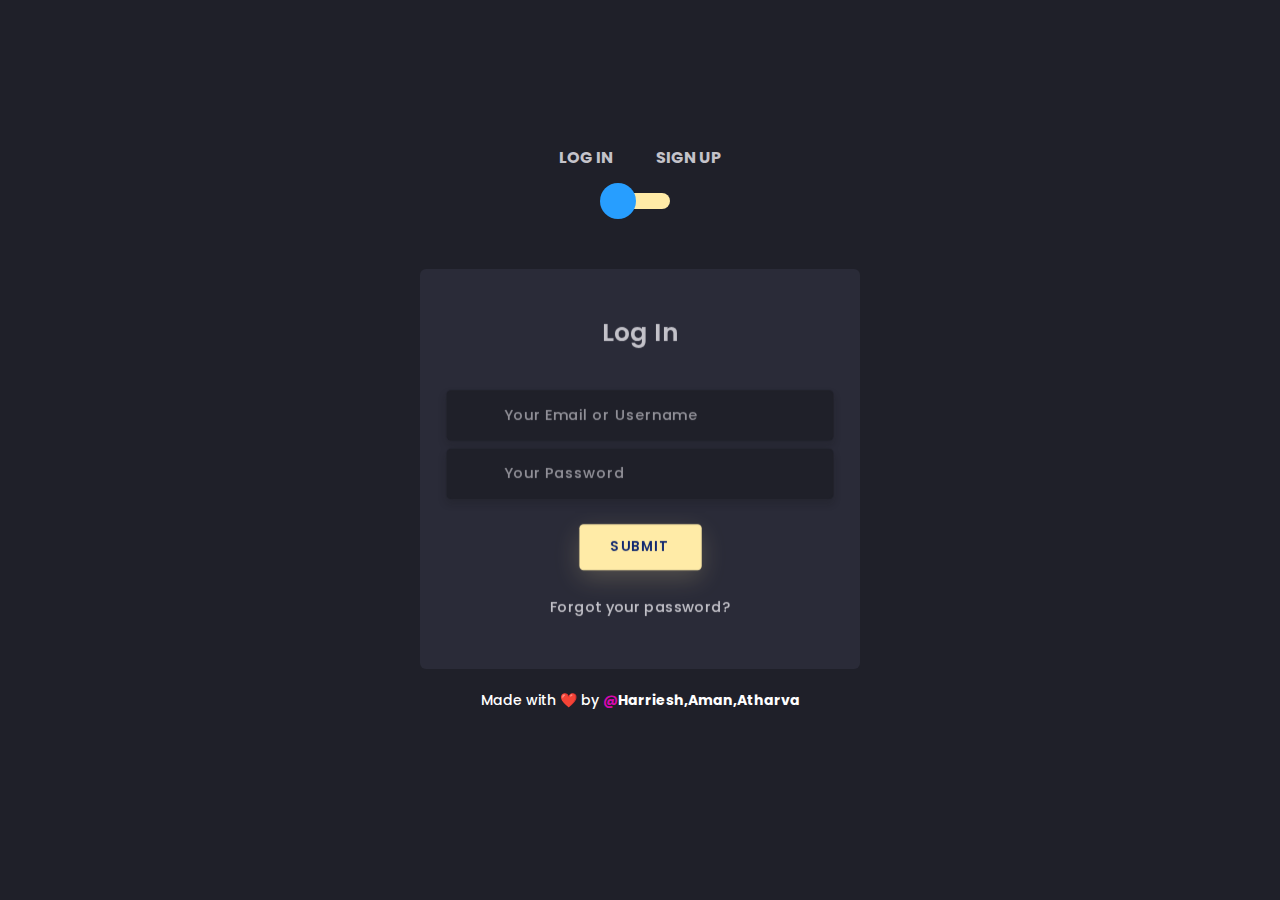
<file: bsocial/index.html>
<!DOCTYPE html>
<html lang="en">
    <!--

    @Programith

    //-->

    <head>
        <meta charset="utf-8" />

        <link rel="stylesheet" href="https://unicons.iconscout.com/release/v2.1.9/css/unicons.css" />
        <link rel="stylesheet" href="https://cdnjs.cloudflare.com/ajax/libs/twitter-bootstrap/4.5.0/css/bootstrap.min.css" />

        <link rel="stylesheet" href="style.css" />
    </head>
    <body>
        <div class="container">
            <div class="section">
                <div class="container">
                    <div class="row full-height justify-content-center">
                        <div class="col-12 text-center align-self-center py-5">
                            <div class="section pb-5 pt-5 pt-sm-2 text-center">
                                <h6 class="mb-0 pb-3"><span>Log In </span><span>Sign Up</span></h6>
                                <input class="checkbox" type="checkbox" id="reg-log" name="reg-log" />
                                <label for="reg-log"></label>
                                <div class="card-3d-wrap mx-auto">
                                    <div class="card-3d-wrapper">
                                        <div class="card-front">
                                            <div class="center-wrap">
                                                <div class="section text-center">
                                                    <h4 class="mb-4 pb-3">Log In</h4>
                                                    <div class="form-group">
                                                        <input type="email" name="logemail" class="form-style" placeholder="Your Email or Username" id="logemail" autocomplete="off" />
                                                        <i class="input-icon uil uil-at"></i>
                                                    </div>
                                                    <div class="form-group mt-2">
                                                        <input type="password" name="logpass" class="form-style" placeholder="Your Password" id="logpass" autocomplete="off" />
                                                        <i class="input-icon uil uil-lock-alt"></i>
                                                    </div>
                                                    <a href="#" class="btn mt-4">submit</a>
                                                    <p class="mb-0 mt-4 text-center"><a href="#0" class="link">Forgot your password?</a></p>
                                                </div>
                                            </div>
                                        </div>
                                        <div class="card-back">
                                            <div class="center-wrap">
                                                <div class="section text-center">
                                                    <h4 class="mb-4 pb-3">Sign Up</h4>
                                                    <div class="form-group">
                                                        <input type="text" name="logname" class="form-style" placeholder="Your Full Name" id="logname" autocomplete="off" />
                                                        <i class="input-icon uil uil-user"></i>
                                                    </div>
                                                    <div class="form-group mt-2">
                                                        <input type="email" name="logemail" class="form-style" placeholder="Your Email" id="logemail" autocomplete="off" />
                                                        <i class="input-icon uil uil-at"></i>
                                                    </div>
                                                    <div class="form-group mt-2">
                                                        <input type="password" name="logpass" class="form-style" placeholder="Your Password" id="logpass" autocomplete="off" />
                                                        <i class="input-icon uil uil-lock-alt"></i>
                                                    </div>
                                                    <a href="#" class="btn mt-4">submit</a>
                                                </div>
                                            </div>
                                        </div>
                                    </div>
                                </div>
                                <p class="logo">
                                    Made with ❤️ by <b><span>@</span>Harriesh,Aman,Atharva</b>
                                </p>
                            </div>
                        </div>
                    </div>
                </div>
            </div>
        </div>
    </body>
</html>
</file>
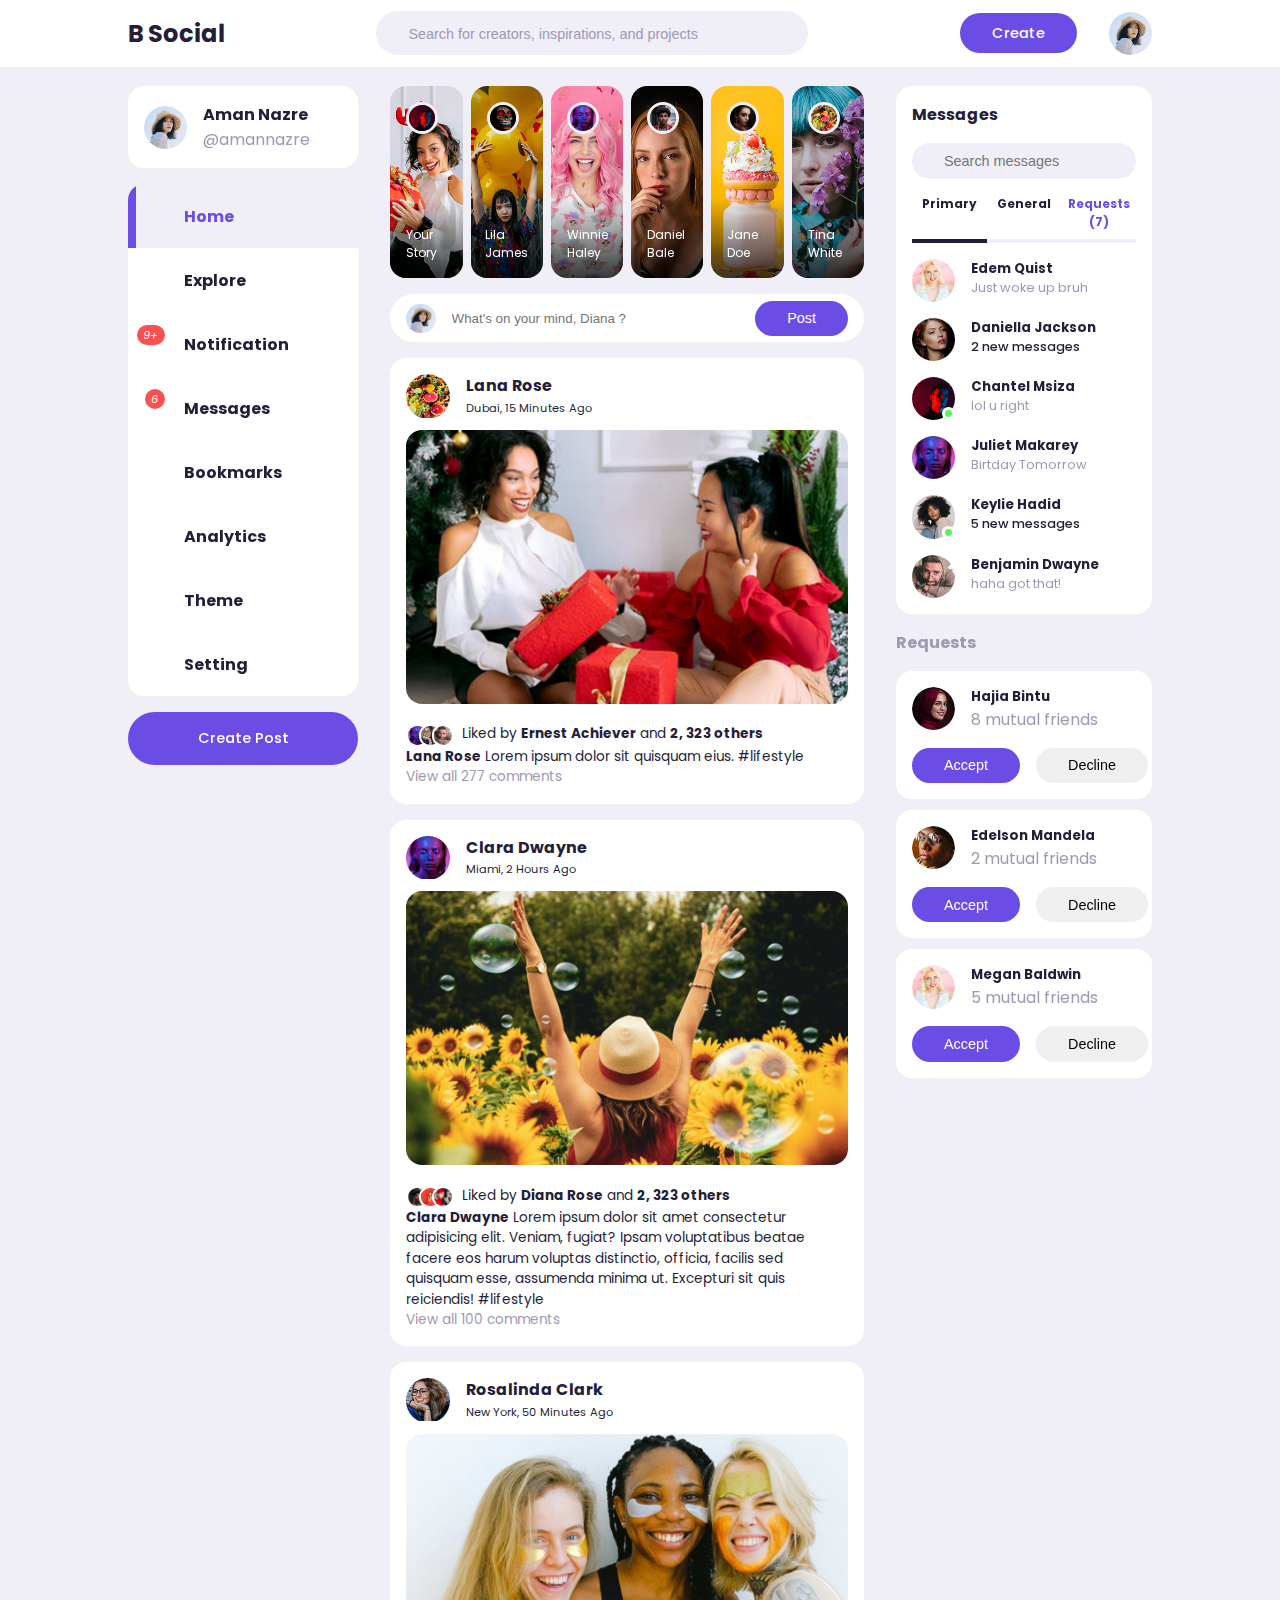
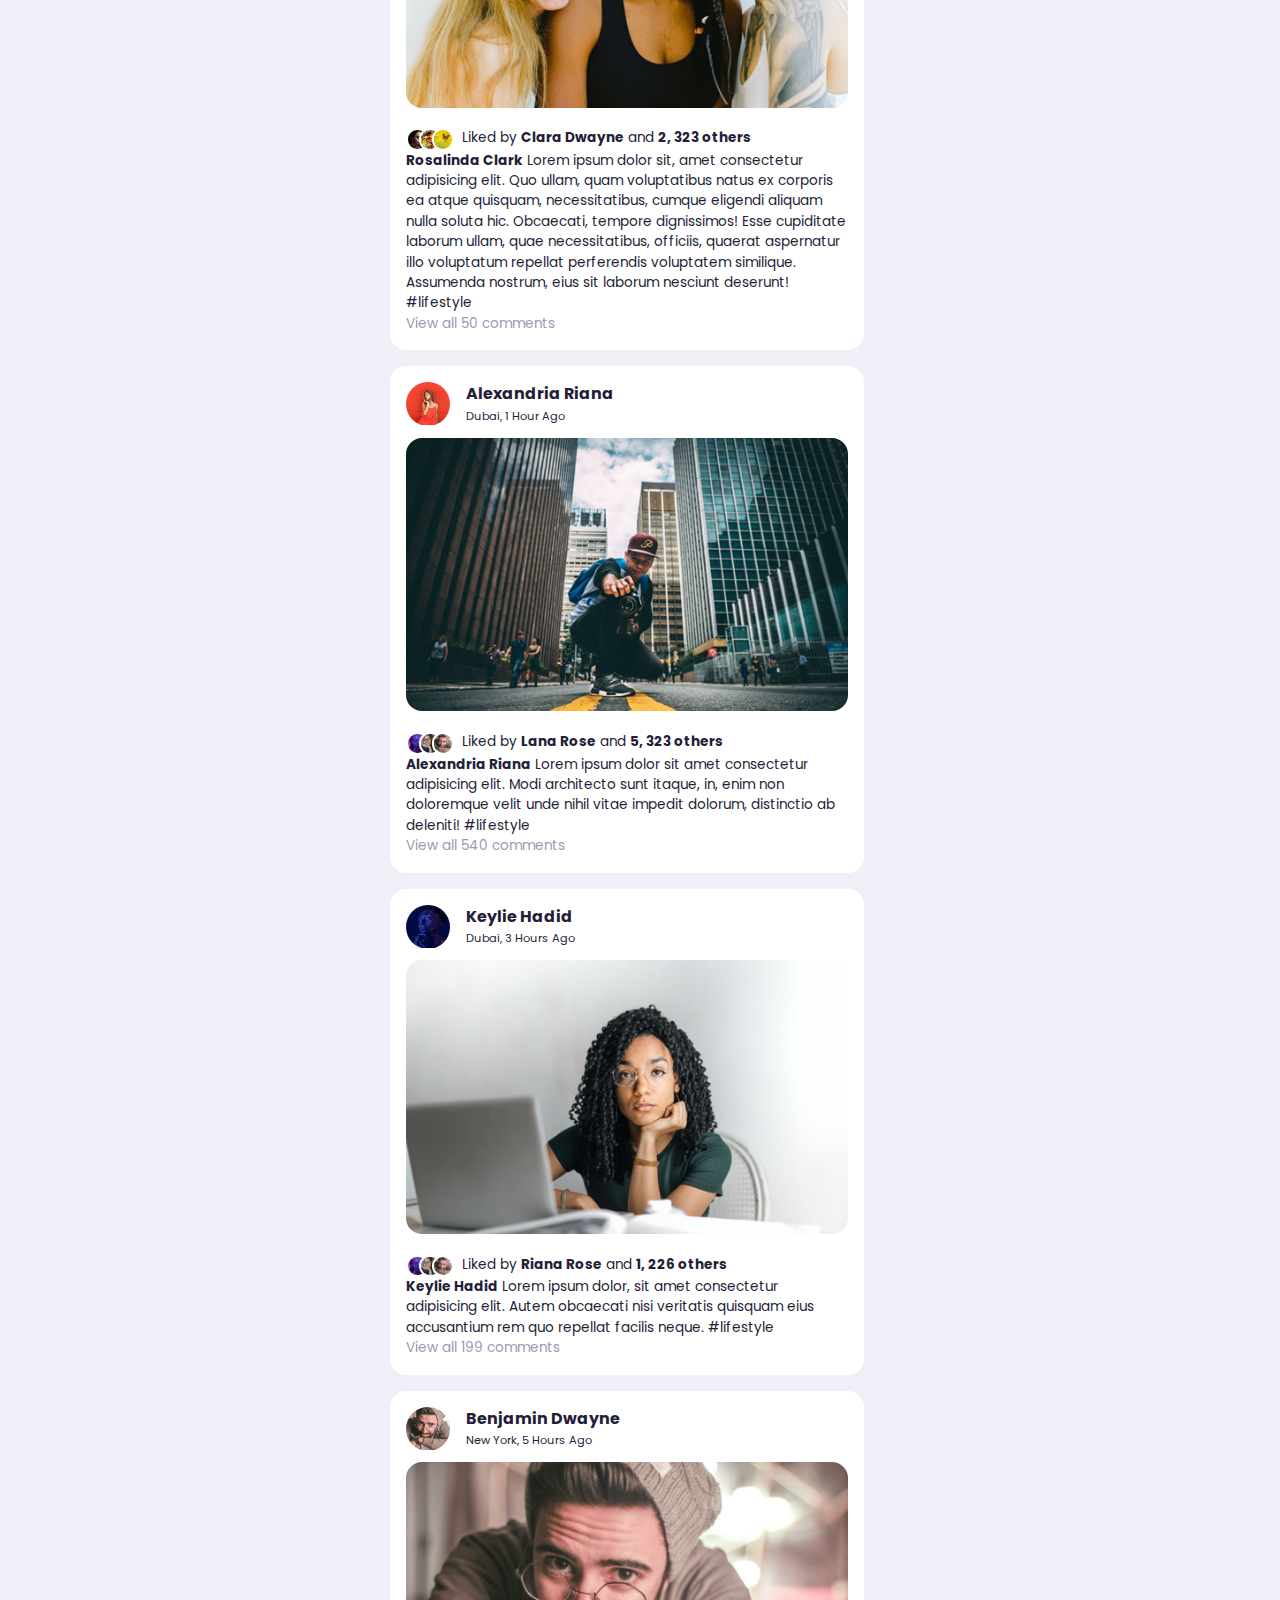
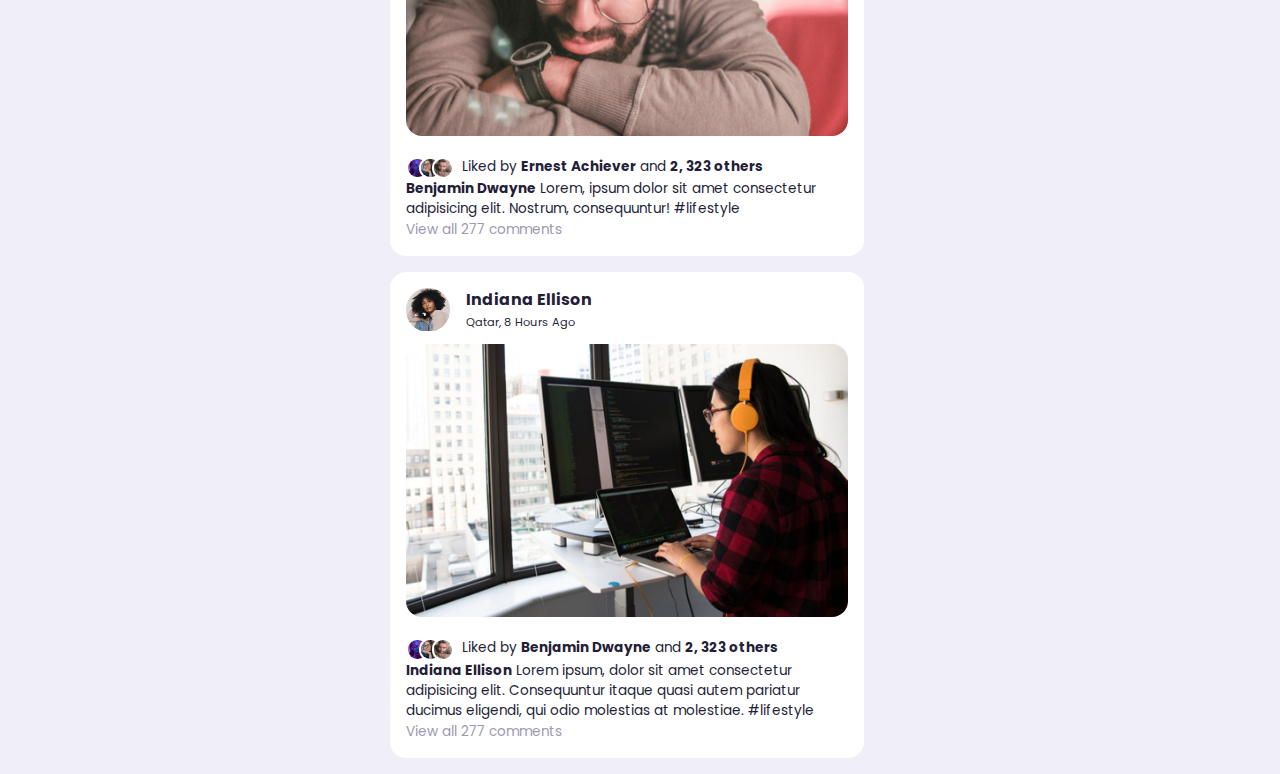
<file: bsocial/social-media-website-main/index.html>
<!DOCTYPE html>
<html lang="en">
<head>
    <meta charset="UTF-8">
    <meta http-equiv="X-UA-Compatible" content="IE=edge">
    <meta name="viewport" content="width=device-width, initial-scale=1.0">
    <title>BSocial</title>
    <!-- IconScout CDN -->
    <link rel="stylesheet" href="https://unicons.iconscout.com/release/v2.1.6/css/unicons.css">
    <!-- Stylesheet -->
    <link rel="stylesheet" href="./style.css">
</head>
<body>
    <nav>
        <div class="container">
            <h2 class="logo">
                B Social
            </h2>
            <div class="search-bar">
                <i class="uil uil-search"></i>
                <input type="search" placeholder="Search for creators, inspirations, and projects">
            </div>
            <div class="create">
                <label class="btn btn-primary" for="create-post">Create</label>
                <div class="profile-photo">
                    <img src="./images/profile-1.jpg" alt="">
                </div>
            </div>
        </div>
    </nav>

    <!-------------------------------- MAIN ----------------------------------->
    <main>
        <div class="container">
            <!----------------- LEFT -------------------->
            <div class="left">
                <a class="profile">
                    <div class="profile-photo">
                        <img src="./images/profile-1.jpg">
                    </div>
                    <div class="handle">
                        <h4>Aman Nazre</h4>
                        <p class="text-muted">
                            @amannazre
                        </p>
                    </div>
                </a>

                <!----------------- SIDEBAR -------------------->
                <div class="sidebar">
                    <a class="menu-item active">
                        <span><i class="uil uil-home"></i></span>
                        <h3>Home</h3>   
                    </a>
                    <a class="menu-item">
                        <span><i class="uil uil-compass"></i></span>
                        <h3>Explore</h3>
                    </a>
                    <a class="menu-item"  id="notifications">
                        <span><i class="uil uil-bell"><small class="notification-count">9+</small></i></span>
                        <h3>Notification</h3>
                        <!--------------- NOTIFICATION POPUP --------------->
                        <div class="notifications-popup">
                            <div>
                                <div class="profile-photo">
                                    <img src="./images/profile-2.jpg">
                                </div>
                                <div class="notification-body">
                                    <b>Keke Benjamin</b> accepted your friend request
                                    <small class="text-muted">2 Days Ago</small>
                                </div>
                            </div>
                            <div>
                                <div class="profile-photo">
                                    <img src="./images/profile-3.jpg">
                                </div>
                                <div class="notification-body">
                                    <b>John Doe</b> commented on your post
                                    <small class="text-muted">1 Hour Ago</small>
                                </div>
                            </div>
                            <div>
                                <div class="profile-photo">
                                    <img src="./images/profile-4.jpg">
                                </div>
                                <div class="notification-body">
                                    <b>Marry Oppong</b> and <b>283 Others</b> liked your post
                                    <small class="text-muted">4 Minutes Ago</small>
                                </div>
                            </div>
                            <div>
                                <div class="profile-photo">
                                    <img src="./images/profile-5.jpg">
                                </div>
                                <div class="notification-body">
                                    <b>Doris Y. Lartey</b> commented on a post you are tagged in
                                    <small class="text-muted">2 Days Ago</small>
                                </div>
                            </div>
                            <div>
                                <div class="profile-photo">
                                    <img src="./images/profile-6.jpg">
                                </div>
                                <div class="notification-body">
                                    <b>Keyley Jenner</b> commented on a post you are tagged in
                                    <small class="text-muted">1 Hour Ago</small>
                                </div>
                            </div>
                            <div>
                                <div class="profile-photo">
                                    <img src="./images/profile-7.jpg">
                                </div>
                                <div class="notification-body">
                                    <b>Jane Doe</b> commented on your post
                                    <small class="text-muted">1 Hour Ago</small>
                                </div>
                            </div>
                        </div>
                        <!--------------- END NOTIFICATION POPUP --------------->
                    </a>
                    <a class="menu-item" id="messages-notifications">
                        <span><i class="uil uil-envelope-alt"><small class="notification-count">6</small></i></span>
                        <h3>Messages</h3>
                    </a>
                    <a class="menu-item">
                        <span><i class="uil uil-bookmark"></i></span>
                        <h3>Bookmarks</h3>
                    </a>
                    <a class="menu-item">
                        <span><i class="uil uil-chart-line"></i></span>
                        <h3>Analytics</h3>
                    </a>
                    <a class="menu-item" id="theme">
                        <span><i class="uil uil-palette"></i></span>
                        <h3>Theme</h3>
                    </a>
                    <a class="menu-item">
                        <span><i class="uil uil-setting"></i></span>
                        <h3>Setting</h3>
                    </a>
                </div>
                <!----------------- END OF SIDEBAR -------------------->
                <label class="btn btn-primary" for="create-post">Create Post</label>
            </div>

            <!----------------- MIDDLE -------------------->
            <div class="middle">
                 <!----------------- STORIES -------------------->
                <div class="stories">
                    <div class="story">
                        <div class="profile-photo">
                            <img src="./images/profile-8.jpg">
                        </div>
                        <p class="name">Your Story</p>
                    </div>
                    <div class="story">
                        <div class="profile-photo">
                            <img src="./images/profile-9.jpg">
                        </div>
                        <p class="name">Lila James</p>
                    </div>
                    <div class="story">
                        <div class="profile-photo">
                            <img src="./images/profile-10.jpg">
                        </div>
                        <p class="name">Winnie Haley</p>
                    </div>
                    <div class="story">
                        <div class="profile-photo">
                            <img src="./images/profile-11.jpg">
                        </div>
                        <p class="name">Daniel Bale</p>
                    </div>
                    <div class="story">
                        <div class="profile-photo">
                            <img src="./images/profile-12.jpg">
                        </div>
                        <p class="name">Jane Doe</p>
                    </div>
                    <div class="story">
                        <div class="profile-photo">
                            <img src="./images/profile-13.jpg">
                        </div>
                        <p class="name">Tina White</p>
                    </div>
                </div>
                <!----------------- END OF STORIES -------------------->
                <form action="" class="create-post">
                    <div class="profile-photo">
                        <img src="./images/profile-1.jpg">
                    </div>
                    <input type="text" placeholder="What's on your mind, Diana ?" id="create-post">
                    <input type="submit" value="Post" class="btn btn-primary">
                </form>
                <!----------------- FEEDS -------------------->
                <div class="feeds">
                    <!----------------- FEED 1 -------------------->
                    <div class="feed">
                        <div class="head">
                            <div class="user">
                                <div class="profile-photo">
                                    <img src="./images/profile-13.jpg">
                                </div>
                                <div class="info">
                                    <h3>Lana Rose</h3>
                                    <small>Dubai, 15 Minutes Ago</small>
                                </div>
                            </div>
                            <span class="edit">
                                <i class="uil uil-ellipsis-h"></i>
                            </span>
                        </div>

                        <div class="photo">
                            <img src="./images/feed-1.jpg">
                        </div>

                        <div class="action-buttons">
                            <div class="interaction-buttons">
                                <span><i class="uil uil-heart"></i></span>
                                <span><i class="uil uil-comment-dots"></i></span>
                                <span><i class="uil uil-share-alt"></i></span>
                            </div>
                            <div class="bookmark">
                                <span><i class="uil uil-bookmark-full"></i></span>
                            </div>
                        </div>

                        <div class="liked-by">
                            <span><img src="./images/profile-10.jpg"></span>
                            <span><img src="./images/profile-4.jpg"></span>
                            <span><img src="./images/profile-15.jpg"></span>
                            <p>Liked by <b>Ernest Achiever</b> and <b>2, 323 others</b></p>
                        </div>

                        <div class="caption">
                            <p><b>Lana Rose</b> Lorem ipsum dolor sit quisquam eius. 
                            <span class="harsh-tag">#lifestyle</span></p>
                        </div>

                        <div class="comments text-muted">
                            View all 277 comments
                        </div>
                    </div>
                    <!----------------- END OF FEED 1 -------------------->

                    <!----------------- FEED 2 -------------------->
                    <div class="feed">
                        <div class="head">
                            <div class="user">
                                <div class="profile-photo">
                                    <img src="./images/profile-10.jpg">
                                </div>
                                <div class="info">
                                    <h3>Clara Dwayne</h3>
                                    <small>Miami, 2 Hours Ago</small>
                                </div>
                            </div>
                            <span class="edit">
                                <i class="uil uil-ellipsis-h"></i>
                            </span>
                        </div>

                        <div class="photo">
                            <img src="./images/feed-3.jpg">
                        </div>

                        <div class="action-buttons">
                            <div class="interaction-buttons">
                                <span><i class="uil uil-heart"></i></span>
                                <span><i class="uil uil-comment-dots"></i></span>
                                <span><i class="uil uil-share-alt"></i></span>
                            </div>
                            <div class="bookmark">
                                <span><i class="uil uil-bookmark-full"></i></span>
                            </div>
                        </div>

                        <div class="liked-by">
                            <span><img src="./images/profile-11.jpg"></span>
                            <span><img src="./images/profile-5.jpg"></span>
                            <span><img src="./images/profile-16.jpg"></span>
                            <p>Liked by <b>Diana Rose</b> and <b>2, 323 others</b></p>
                        </div>

                        <div class="caption">
                            <p><b>Clara Dwayne</b> Lorem ipsum dolor sit amet consectetur adipisicing elit. Veniam, fugiat? Ipsam voluptatibus beatae facere eos harum voluptas distinctio, officia, facilis sed quisquam esse, assumenda minima ut. Excepturi sit quis reiciendis! 
                            <span class="harsh-tag">#lifestyle</span></p>
                        </div>

                        <div class="comments text-muted">
                            View all 100 comments
                        </div>
                    </div>
                    <!----------------- END OF FEED 2 -------------------->

                    <!----------------- FEED 3 -------------------->
                    <div class="feed">
                        <div class="head">
                            <div class="user">
                                <div class="profile-photo">
                                    <img src="./images/profile-4.jpg">
                                </div>
                                <div class="info">
                                    <h3>Rosalinda Clark</h3>
                                    <small>New York, 50 Minutes Ago</small>
                                </div>
                            </div>
                            <span class="edit">
                                <i class="uil uil-ellipsis-h"></i>
                            </span>
                        </div>

                        <div class="photo">
                            <img src="./images/feed-4.jpg">
                        </div>

                        <div class="action-buttons">
                            <div class="interaction-buttons">
                                <span><i class="uil uil-heart"></i></span>
                                <span><i class="uil uil-comment-dots"></i></span>
                                <span><i class="uil uil-share-alt"></i></span>
                            </div>
                            <div class="bookmark">
                                <span><i class="uil uil-bookmark-full"></i></span>
                            </div>
                        </div>

                        <div class="liked-by">
                            <span><img src="./images/profile-12.jpg"></span>
                            <span><img src="./images/profile-13.jpg"></span>
                            <span><img src="./images/profile-14.jpg"></span>
                            <p>Liked by <b>Clara Dwayne</b> and <b>2, 323 others</b></p>
                        </div>

                        <div class="caption">
                            <p><b>Rosalinda Clark</b> Lorem ipsum dolor sit, amet consectetur adipisicing elit. Quo ullam, quam voluptatibus natus ex corporis ea atque quisquam, necessitatibus, cumque eligendi aliquam nulla soluta hic. Obcaecati, tempore dignissimos! Esse cupiditate laborum ullam, quae necessitatibus, officiis, quaerat aspernatur illo voluptatum repellat perferendis voluptatem similique. Assumenda nostrum, eius sit laborum nesciunt deserunt!
                            <span class="harsh-tag">#lifestyle</span></p>
                        </div>

                        <div class="comments text-muted">
                            View all 50 comments
                        </div>
                    </div>
                    <!----------------- END OF FEED 3 -------------------->

                    <!----------------- FEED 4 -------------------->
                    <div class="feed">
                        <div class="head">
                            <div class="user">
                                <div class="profile-photo">
                                    <img src="./images/profile-5.jpg">
                                </div>
                                <div class="info">
                                    <h3>Alexandria Riana</h3>
                                    <small>Dubai, 1 Hour Ago</small>
                                </div>
                            </div>
                            <span class="edit">
                                <i class="uil uil-ellipsis-h"></i>
                            </span>
                        </div>

                        <div class="photo">
                            <img src="./images/feed-5.jpg">
                        </div>

                        <div class="action-buttons">
                            <div class="interaction-buttons">
                                <span><i class="uil uil-heart"></i></span>
                                <span><i class="uil uil-comment-dots"></i></span>
                                <span><i class="uil uil-share-alt"></i></span>
                            </div>
                            <div class="bookmark">
                                <span><i class="uil uil-bookmark-full"></i></span>
                            </div>
                        </div>

                        <div class="liked-by">
                            <span><img src="./images/profile-10.jpg"></span>
                            <span><img src="./images/profile-4.jpg"></span>
                            <span><img src="./images/profile-15.jpg"></span>
                            <p>Liked by <b>Lana Rose</b> and <b>5, 323 others</b></p>
                        </div>

                        <div class="caption">
                            <p><b>Alexandria Riana</b> Lorem ipsum dolor sit amet consectetur adipisicing elit. Modi architecto sunt itaque, in, enim non doloremque velit unde nihil vitae impedit dolorum, distinctio ab deleniti! 
                            <span class="harsh-tag">#lifestyle</span></p>
                        </div>

                        <div class="comments text-muted">
                            View all 540 comments
                        </div>
                    </div>
                    <!----------------- END OF FEED 4 -------------------->

                    <!----------------- FEED 5 -------------------->
                    <div class="feed">
                        <div class="head">
                            <div class="user">
                                <div class="profile-photo">
                                    <img src="./images/profile-7.jpg">
                                </div>
                                <div class="info">
                                    <h3>Keylie Hadid</h3>
                                    <small>Dubai, 3 Hours Ago</small>
                                </div>
                            </div>
                            <span class="edit">
                                <i class="uil uil-ellipsis-h"></i>
                            </span>
                        </div>

                        <div class="photo">
                            <img src="./images/feed-7.jpg">
                        </div>

                        <div class="action-buttons">
                            <div class="interaction-buttons">
                                <span><i class="uil uil-heart"></i></span>
                                <span><i class="uil uil-comment-dots"></i></span>
                                <span><i class="uil uil-share-alt"></i></span>
                            </div>
                            <div class="bookmark">
                                <span><i class="uil uil-bookmark-full"></i></span>
                            </div>
                        </div>

                        <div class="liked-by">
                            <span><img src="./images/profile-10.jpg"></span>
                            <span><img src="./images/profile-4.jpg"></span>
                            <span><img src="./images/profile-15.jpg"></span>
                            <p>Liked by <b>Riana Rose</b> and <b>1, 226 others</b></p>
                        </div>

                        <div class="caption">
                            <p><b>Keylie Hadid</b> Lorem ipsum dolor, sit amet consectetur adipisicing elit. Autem obcaecati nisi veritatis quisquam eius accusantium rem quo repellat facilis neque.
                            <span class="harsh-tag">#lifestyle</span></p>
                        </div>

                        <div class="comments text-muted">
                            View all 199 comments
                        </div>
                    </div>
                    <!----------------- END OF FEED 5 -------------------->

                    <!----------------- FEED 6 -------------------->
                    <div class="feed">
                        <div class="head">
                            <div class="user">
                                <div class="profile-photo">
                                    <img src="./images/profile-15.jpg">
                                </div>
                                <div class="info">
                                    <h3>Benjamin Dwayne</h3>
                                    <small>New York, 5 Hours Ago</small>
                                </div>
                            </div>
                            <span class="edit">
                                <i class="uil uil-ellipsis-h"></i>
                            </span>
                        </div>

                        <div class="photo">
                            <img src="./images/feed-2.jpg">
                        </div>

                        <div class="action-buttons">
                            <div class="interaction-buttons">
                                <span><i class="uil uil-heart"></i></span>
                                <span><i class="uil uil-comment-dots"></i></span>
                                <span><i class="uil uil-share-alt"></i></span>
                            </div>
                            <div class="bookmark">
                                <span><i class="uil uil-bookmark-full"></i></span>
                            </div>
                        </div>

                        <div class="liked-by">
                            <span><img src="./images/profile-10.jpg"></span>
                            <span><img src="./images/profile-4.jpg"></span>
                            <span><img src="./images/profile-15.jpg"></span>
                            <p>Liked by <b>Ernest Achiever</b> and <b>2, 323 others</b></p>
                        </div>

                        <div class="caption">
                            <p><b>Benjamin Dwayne</b> Lorem, ipsum dolor sit amet consectetur adipisicing elit. Nostrum, consequuntur!
                            <span class="harsh-tag">#lifestyle</span></p>
                        </div>

                        <div class="comments text-muted">
                            View all 277 comments
                        </div>
                    </div>
                    <!----------------- END OF FEED 6 -------------------->

                    <!----------------- FEED 7 -------------------->
                    <div class="feed">
                        <div class="head">
                            <div class="user">
                                <div class="profile-photo">
                                    <img src="./images/profile-3.jpg">
                                </div>
                                <div class="info">
                                    <h3>Indiana Ellison</h3>
                                    <small>Qatar, 8 Hours Ago</small>
                                </div>
                            </div>
                            <span class="edit">
                                <i class="uil uil-ellipsis-h"></i>
                            </span>
                        </div>

                        <div class="photo">
                            <img src="./images/feed-6.jpg">
                        </div>

                        <div class="action-buttons">
                            <div class="interaction-buttons">
                                <span><i class="uil uil-heart"></i></span>
                                <span><i class="uil uil-comment-dots"></i></span>
                                <span><i class="uil uil-share-alt"></i></span>
                            </div>
                            <div class="bookmark">
                                <span><i class="uil uil-bookmark-full"></i></span>
                            </div>
                        </div>

                        <div class="liked-by">
                            <span><img src="./images/profile-10.jpg"></span>
                            <span><img src="./images/profile-4.jpg"></span>
                            <span><img src="./images/profile-15.jpg"></span>
                            <p>Liked by <b>Benjamin Dwayne</b> and <b>2, 323 others</b></p>
                        </div>

                        <div class="caption">
                            <p><b>Indiana Ellison</b> Lorem ipsum, dolor sit amet consectetur adipisicing elit. Consequuntur itaque quasi autem pariatur ducimus eligendi, qui odio molestias at molestiae. 
                            <span class="harsh-tag">#lifestyle</span></p>
                        </div>

                        <div class="comments text-muted">
                            View all 277 comments
                        </div>
                    </div>
                    <!----------------- END OF FEED 7 -------------------->
                </div>
                <!----------------- END OF FEEDS -------------------->
            </div>
             <!----------------- END OF MIDDLE -------------------->

            <!----------------- RIGHT -------------------->
            <div class="right">
                <!------- MESSAGES ------->
                <div class="messages">
                    <div class="heading">
                        <h4>Messages</h4>
                        <i class="uil uil-edit"></i>
                    </div>
                    <!------- SEARCH BAR ------->
                    <div class="search-bar">
                        <i class="uil uil-search"></i>
                        <input type="search" placeholder="Search messages" id="message-search">
                    </div>
                    <!------- MESSAGES CATEGORY ------->
                    <div class="category">
                        <h6 class="active">Primary</h6>
                        <h6>General</h6>
                        <h6 class="message-requests">Requests (7)</h6>
                    </div>
                    <!------- MESSAGES ------->
                    <div class="message">
                        <div class="profile-photo">
                            <img src="./images/profile-17.jpg">
                        </div>
                        <div class="message-body">
                            <h5>Edem Quist</h5>
                            <p class="text-muted">Just woke up bruh</p>
                        </div>
                    </div>
                    <!------- MESSAGES ------->
                    <div class="message">
                        <div class="profile-photo">
                            <img src="./images/profile-6.jpg">
                        </div>
                        <div class="message-body">
                            <h5>Daniella Jackson</h5>
                            <p class="text-bold">2 new messages</p>
                        </div>
                    </div>
                    <!------- MESSAGES ------->
                    <div class="message">
                        <div class="profile-photo">
                            <img src="./images/profile-8.jpg">
                            <div class="active"></div>
                        </div>
                        <div class="message-body">
                            <h5>Chantel Msiza</h5>
                            <p class="text-muted">lol u right</p>
                        </div>
                    </div>
                    <!------- MESSAGES ------->
                    <div class="message">
                        <div class="profile-photo">
                            <img src="./images/profile-10.jpg">
                        </div>
                        <div class="message-body">
                            <h5>Juliet Makarey</h5>
                            <p class="text-muted">Birtday Tomorrow</p>
                        </div>
                    </div>
                    <!------- MESSAGES ------->
                    <div class="message">
                        <div class="profile-photo">
                            <img src="./images/profile-3.jpg">
                            <div class="active"></div>
                        </div>
                        <div class="message-body">
                            <h5>Keylie Hadid</h5>
                            <p class="text-bold">5 new messages</p>
                        </div>
                    </div>
                    <!------- MESSAGES ------->
                    <div class="message">
                        <div class="profile-photo">
                            <img src="./images/profile-15.jpg">
                        </div>
                        <div class="message-body">
                            <h5>Benjamin Dwayne</h5>
                            <p class="text-muted">haha got that!</p>
                        </div>
                    </div>
                </div>
                <!------- END OF MESSAGES ------->

                <!------- FRIEND REQUEST ------->
                <div class="friend-requests">
                    <h4>Requests</h4>
                    <div class="request">
                        <div class="info">
                            <div class="profile-photo">
                                <img src="./images/profile-20.jpg">
                            </div>
                            <div>
                                <h5>Hajia Bintu</h5>
                                <p class="text-muted">8 mutual friends</p>
                            </div>
                        </div>
                        <div class="action">
                            <button class="btn btn-primary">
                                Accept
                            </button>
                            <button class="btn">
                                Decline
                            </button>
                        </div>
                    </div>
                    <div class="request">
                        <div class="info">
                            <div class="profile-photo">
                                <img src="./images/profile-18.jpg">
                            </div>
                            <div>
                                <h5>Edelson Mandela</h5>
                                <p class="text-muted">2 mutual friends</p>
                            </div>
                        </div>
                        <div class="action">
                            <button class="btn btn-primary">
                                Accept
                            </button>
                            <button class="btn">
                                Decline
                            </button>
                        </div>
                    </div>
                    <div class="request">
                        <div class="info">
                            <div class="profile-photo">
                                <img src="./images/profile-17.jpg">
                            </div>
                            <div>
                                <h5>Megan Baldwin</h5>
                                <p class="text-muted">5 mutual friends</p>
                            </div>
                        </div>
                        <div class="action">
                            <button class="btn btn-primary">
                                Accept
                            </button>
                            <button class="btn">
                                Decline
                            </button>
                        </div>
                    </div>
                </div>
            </div>
            <!----------------- END OF RIGHT -------------------->
        </div>
    </main>

    <!----------------- THEME CUSTOMIZATION -------------------->
    <div class="customize-theme">
        <div class="card">
            <h2>Customize your view</h2>
            <p class="text-muted">Manage your font size, color, and background</p>

            <!----------- FONT SIZE ----------->
            <div class="font-size">
                <h4>Font Size</h4>
                <div>
                    <h6>Aa</h6>
                    <div class="choose-size">
                        <span class="font-size-1"></span>
                        <span class="font-size-2 active"></span>
                        <span class="font-size-3"></span>
                        <span class="font-size-4"></span>
                        <span class="font-size-5"></span>
                    </div>
                    <h3>Aa</h3>
                </div>
            </div>

            <!----------- PRIMARY COLORS ----------->
            <div class="color">
                <h4>Color</h4>
                <div class="choose-color">
                    <span class="color-1 active"></span>
                    <span class="color-2"></span>
                    <span class="color-3"></span>
                    <span class="color-4"></span>
                    <span class="color-5"></span>
                </div>
            </div>

            <!----------- BACKGROUND COLORS ----------->
            <div class="background">
                <h4>Background</h4>
                <div class="choose-bg">
                    <div class="bg-1 active">
                        <span></span>
                        <h5 for="bg-1">Light</h5>
                    </div>
                    <div class="bg-2">
                        <span></span>
                        <h5 for="bg-2">Dim</h5>
                    </div>
                    <div class="bg-3">
                        <span></span>
                        <h5 for="bg-3">Dark</h5>
                    </div>
                </div>
            </div>
        </div>
    </div>

    <script src="./index.js"></script>
</body>
</html>
</file>
<file: bsocial/style.css>
/*

@Programith

*/

@import url('https://fonts.googleapis.com/css?family=Poppins:400,500,600,700,800,900');

body {
    font-family: 'Poppins', sans-serif;
    font-weight: 300;
    font-size: 15px;
    line-height: 1.7;
    color: #c4c3ca;
    background-color: #1f2029;
    overflow-x: hidden;
}

a {
    cursor: pointer;
    transition: all 200ms linear;
}

a:hover {
    text-decoration: none;
}

.link {
    color: #c4c3ca;
}

.link:hover {
    color: #ffeba7;
}

p {
    font-weight: 500;
    font-size: 14px;
    line-height: 1.7;
}

h4 {
    font-weight: 600;
}

h6 span {
    padding: 0 20px;
    text-transform: uppercase;
    font-weight: 700;
}

.section {
    position: relative;
    width: 100%;
    display: block;
}

.full-height {
    min-height: 100vh;
}

[type="checkbox"]:checked,
[type="checkbox"]:not(:checked) {
    position: absolute;
    left: -9999px;
}

.checkbox:checked+label,
.checkbox:not(:checked)+label {
    position: relative;
    display: block;
    text-align: center;
    width: 60px;
    height: 16px;
    border-radius: 8px;
    padding: 0;
    margin: 10px auto;
    cursor: pointer;
    background-color: #ffeba7;
}

.checkbox:checked+label:before,
.checkbox:not(:checked)+label:before {
    position: absolute;
    display: block;
    width: 36px;
    height: 36px;
    border-radius: 50%;
    color: #ffeba7;
    background-color: #279EFF;
    font-family: 'unicons';
    content: '\eb4f';
    z-index: 20;
    top: -10px;
    left: -10px;
    line-height: 36px;
    text-align: center;
    font-size: 24px;
    transition: all 0.5s ease;
}

.checkbox:checked+label:before {
    transform: translateX(44px) rotate(-270deg);
}


.card-3d-wrap {
    position: relative;
    width: 440px;
    max-width: 100%;
    height: 400px;
    -webkit-transform-style: preserve-3d;
    transform-style: preserve-3d;
    perspective: 800px;
    margin-top: 60px;
}

.card-3d-wrapper {
    width: 100%;
    height: 100%;
    position: absolute;
    top: 0;
    left: 0;
    -webkit-transform-style: preserve-3d;
    transform-style: preserve-3d;
    transition: all 600ms ease-out;
}

.card-front,
.card-back {
    width: 100%;
    height: 100%;
    background-color: #2a2b38;
    background-position: bottom center;
    background-repeat: no-repeat;
    background-size: 300%;
    position: absolute;
    border-radius: 6px;
    left: 0;
    top: 0;
    -webkit-transform-style: preserve-3d;
    transform-style: preserve-3d;
    -webkit-backface-visibility: hidden;
    -moz-backface-visibility: hidden;
    -o-backface-visibility: hidden;
    backface-visibility: hidden;
}

.card-back {
    transform: rotateY(180deg);
}

.checkbox:checked~.card-3d-wrap .card-3d-wrapper {
    transform: rotateY(180deg);
}

.center-wrap {
    position: absolute;
    width: 100%;
    padding: 0 35px;
    top: 50%;
    left: 0;
    transform: translate3d(0, -50%, 35px) perspective(100px);
    z-index: 20;
    display: block;
}


.form-group {
    position: relative;
    display: block;
    margin: 0;
    padding: 0;
}

.form-style {
    padding: 13px 20px;
    padding-left: 55px;
    height: 48px;
    width: 100%;
    font-weight: 500;
    border-radius: 4px;
    font-size: 14px;
    line-height: 22px;
    letter-spacing: 0.5px;
    outline: none;
    color: #c4c3ca;
    background-color: #1f2029;
    border: none;
    -webkit-transition: all 200ms linear;
    transition: all 200ms linear;
    box-shadow: 0 4px 8px 0 rgba(21, 21, 21, .2);
}

.form-style:focus,
.form-style:active {
    border: none;
    outline: none;
    box-shadow: 0 4px 8px 0 rgba(21, 21, 21, .2);
}

.input-icon {
    position: absolute;
    top: 0;
    left: 18px;
    height: 48px;
    font-size: 24px;
    line-height: 48px;
    text-align: left;
    color: #ffeba7;
    -webkit-transition: all 200ms linear;
    transition: all 200ms linear;
}

.form-group input:-ms-input-placeholder {
    color: #c4c3ca;
    opacity: 0.7;
    -webkit-transition: all 200ms linear;
    transition: all 200ms linear;
}

.form-group input::-moz-placeholder {
    color: #c4c3ca;
    opacity: 0.7;
    -webkit-transition: all 200ms linear;
    transition: all 200ms linear;
}

.form-group input:-moz-placeholder {
    color: #c4c3ca;
    opacity: 0.7;
    -webkit-transition: all 200ms linear;
    transition: all 200ms linear;
}

.form-group input::-webkit-input-placeholder {
    color: #c4c3ca;
    opacity: 0.7;
    -webkit-transition: all 200ms linear;
    transition: all 200ms linear;
}

.form-group input:focus:-ms-input-placeholder {
    opacity: 0;
    -webkit-transition: all 200ms linear;
    transition: all 200ms linear;
}

.form-group input:focus::-moz-placeholder {
    opacity: 0;
    -webkit-transition: all 200ms linear;
    transition: all 200ms linear;
}

.form-group input:focus:-moz-placeholder {
    opacity: 0;
    -webkit-transition: all 200ms linear;
    transition: all 200ms linear;
}

.form-group input:focus::-webkit-input-placeholder {
    opacity: 0;
    -webkit-transition: all 200ms linear;
    transition: all 200ms linear;
}

.btn {
    border-radius: 4px;
    height: 44px;
    font-size: 13px;
    font-weight: 600;
    text-transform: uppercase;
    -webkit-transition: all 200ms linear;
    transition: all 200ms linear;
    padding: 0 30px;
    letter-spacing: 1px;
    display: -webkit-inline-flex;
    display: -ms-inline-flexbox;
    display: inline-flex;
    -webkit-align-items: center;
    -moz-align-items: center;
    -ms-align-items: center;
    align-items: center;
    -webkit-justify-content: center;
    -moz-justify-content: center;
    -ms-justify-content: center;
    justify-content: center;
    -ms-flex-pack: center;
    text-align: center;
    border: none;
    background-color: #ffeba7;
    color: #102770;
    box-shadow: 0 8px 24px 0 rgba(255, 235, 167, .2);
}

.btn:active,
.btn:focus {
    background-color: #279EFF;
    color: #ffeba7;
    box-shadow: 0 8px 24px 0 rgba(16, 39, 112, .2);
}

.btn:hover {
    background-color: #279EFF;
    color: #ffeba7;
    box-shadow: 0 8px 24px 0 rgba(16, 39, 112, .2);
}

.logo {
    margin: 0;
    padding: 0;
    margin-top: 20px;
    color: white;
}

.logo b span {
    color: #d608ae;
}
</file>
<file: bsocial/social-media-website-main/style.css>
@import url('https://fonts.googleapis.com/css2?family=Poppins:wght@300;400;500;600&display=swap');


:root {
    --primary-color-hue: 252;
    --dark-color-lightness: 17%;
    --light-color-lightness: 95%;
    --white-color-lightness: 100%;

    --color-white: hsl(252, 30%, var(--white-color-lightness));
    --color-light: hsl(252, 30%, var(--light-color-lightness));
    --color-grey: hsl(252, 15%, 65%);
    --color-primary: hsl(var(--primary-color-hue), 75%, 60%);
    --color-secondary: hsl(252, 100%, 90%);
    --color-success: hsl(120, 95%, 65%);
    --color-danger: hsl(0, 95%, 65%);
    --color-dark: hsl(252, 30%, var(--dark-color-lightness));
    --color-black: hsl(252, 30%, 10%);

    --border-radius: 2rem;
    --card-border-radius: 1rem;
    --btn-padding: 0.6rem 2rem;
    --search-padding: 0.6rem 1rem;
    --card-padding: 1rem;

    --sticky-top-left: 5.4rem;
    --sticky-top-right: -18rem;

}

*, *::before, *::after {
    margin: 0;
    padding: 0;
    outline: 0;
    box-sizing: border-box;
    text-decoration: none;
    list-style: none;
    border: none;
}

body {
    font-family: 'Poppins', sans-serif;
    color: var(--color-dark);
    background: var(--color-light);
    overflow-x: hidden;
}

/* =============== General Style ============== */
.container {
    width: 80%;
    margin: 0 auto;
}

.profile-photo {
    width: 2.7rem;
    aspect-ratio: 1/1;
    border-radius: 50%;
    overflow: hidden;
}

img {
    display: block;
    width: 100%;
}

.btn {
    display: inline-block;
    padding: var(--btn-padding);
    font-weight: 500;
    border-radius: var(--border-radius);
    cursor: pointer;
    transition: all 300ms ease;
    font-size: 0.9rem;
}

.btn:hover {
    opacity: 0.8;
}

.btn-primary {
    background: var(--color-primary);
    color: var(--color-white);
}

.text-bold {
    font-weight: 500;
}

.text-muted {
    color: var(--color-grey);
}

/* =============== Navbar ============== */
nav {
    width: 100%;
    background: var(--color-white);
    padding: 0.7rem 0;
    position: fixed;
    top: 0;
    z-index: 10;
}

nav .container {
    display: flex;
    align-items: center;
    justify-content: space-between;

}

.search-bar {
    background: var(--color-light);
    border-radius: var(--border-radius);
    padding: var(--search-padding);
}

.search-bar input[type="search"] {
    background: transparent;
    width: 30vw;
    margin-left: 1rem;
    font-size: 0.9rem;
    color: var(--color-dark);
}

nav .search-bar input[type="search"]::placeholder {
    color: var(--color-grey);
}

nav .create {
    display: flex;
    align-items: center;
    gap: 2rem;
}

/* =============== Main ============== */
main {
    position: relative;
    top: 5.4rem;
}

main .container {
    display: grid;
    grid-template-columns: 18vw auto  20vw;
    column-gap: 2rem;
    position: relative;
}

/* =============== Left ============== */
main .container .left {
    height: max-content;
    position: sticky;
    top: var(--sticky-top-left);
}

main .container .left .profile {
    padding: var(--card-padding);
    background: var(--color-white);
    border-radius: var(--card-border-radius);
    display: flex;
    align-items: center;
    column-gap: 1rem;
    width: 100%;
}

/* =============== Sidebar ============== */
.left .sidebar {
    margin-top: 1rem;
    background: var(--color-white);
    border-radius: var(--card-border-radius);
}

.left .sidebar .menu-item {
    display: flex;
    align-items: center;
    height: 4rem;
    cursor: pointer;
    transition: all 300ms ease;
    position: relative;
}

.left .sidebar .menu-item:hover {
    background: var(--color-light);
}

.left .sidebar i {
    font-size: 1.4rem;
    color: var(--color-grey);
    margin-left: 2rem;
    position: relative;
}

.left .sidebar i .notification-count {
    background: var(--color-danger);
    color: white;
    font-size: 0.7rem;
    width: fit-content;
    border-radius: 0.8rem;
    padding: 0.1rem 0.4rem;
    position: absolute;
    top: -0.2rem;
    right: -0.3rem;
}

.left .sidebar h3 {
    margin-left: 1.5rem;
    font-size: 1rem;
}

.left .sidebar .active {
    background: var(--color-light);
}

.left .sidebar .active i, 
.left .sidebar .active h3 {
    color: var(--color-primary);
}

.left .sidebar .active::before {
    content: "";
    display: block;
    width: 0.5rem;
    height: 100%;
    position: absolute;
    background: var(--color-primary);
}

.left .sidebar .menu-item:first-child.active {
    border-top-left-radius: var(--card-border-radius);
    overflow: hidden;
}

.left .sidebar .menu-item:last-child.active {
    border-bottom-left-radius: var(--card-border-radius);
    overflow: hidden;
}

.left .btn {
    margin-top: 1rem;
    width: 100%;
    text-align: center;
    padding: 1rem 0;
    margin-bottom: 0.7rem;
}

/* =============== Notification Popup ============== */
.left .notifications-popup {
    position: absolute;
    top: 0;
    left: 110%;
    width: 30rem;
    background: var(--color-white);
    border-radius: var(--card-border-radius);
    padding: var(--card-padding);
    box-shadow: 0 0 2rem hsl(var(--color-primary), 75%, 60%, 25%);
    z-index: 8;
    display: none;
}

.left .notifications-popup::before {
    content: "";
    width: 1.2rem;
    height: 1.2rem;
    display: block;
    background: var(--color-white);
    position: absolute;
    left: -0.6rem;
    transform: rotate(45deg);
}

.left .notifications-popup > div {
    display: flex;
    align-items: start;
    gap: 1rem;
    margin-bottom: 1rem;
}

.left .notifications-popup small {
    display: block;
}

/* =============== Middle ============== */
/* =============== Stories ============== */
.middle .stories {
    display: flex;
    justify-content: space-between;
    height: 12rem;
    gap: 0.5rem;
}

.middle .stories .story {
    padding: var(--card-padding);
    border-radius: var(--card-border-radius);
    display: flex;
    flex-direction: column;
    justify-content: space-between;
    align-items: center;
    color: white;
    font-size: 0.75rem;
    width: 100%;
    position: relative;
    overflow: hidden;
}

.middle .stories .story::before {
    content: "";
    display: block;
    width: 100%;
    height: 5rem;
    background: linear-gradient(transparent, rgba(0,0,0,0.75));
    position: absolute;
    bottom: 0;
}

.middle .stories .story .name {
    z-index: 0;
}

.middle .stories .story:nth-child(1) {
    background: url("./images/story-1.jpg")
    no-repeat center center/cover;
}

.middle .stories .story:nth-child(2) {
    background: url("./images/story-2.jpg")
    no-repeat center center/cover;
}

.middle .stories .story:nth-child(3) {
    background: url("./images/story-3.jpg")
    no-repeat center center/cover;
}

.middle .stories .story:nth-child(4) {
    background: url("./images/story-4.jpg")
    no-repeat center center/cover;
}

.middle .stories .story:nth-child(5) {
    background: url("./images/story-5.jpg")
    no-repeat center center/cover;
}

.middle .stories .story:nth-child(6) {
    background: url("./images/story-6.jpg")
    no-repeat center center/cover;
}

.middle .story .profile-photo {
    width: 2rem;
    height: 2rem;
    align-self: start;
    border: 3px solid var(--color-light);
}

/* =============== Create Post ============== */
.middle .create-post {
    width: 100%;
    display: flex;
    align-items: center;
    justify-content: space-between;
    margin-top: 1rem;
    background: var(--color-white);
    padding: 0.4rem var(--card-padding);
    border-radius: var(--border-radius);
}

.middle .create-post input[type="text"] {
    width: 100%;
    justify-self: start;
    padding-left: 1rem;
    background: transparent;
    color: var(--color-dark);
    margin-right: 1rem;
}

/* =============== Feeds ============== */
.middle .feeds .feed {
    background: var(--color-white);
    border-radius: var(--card-border-radius);
    padding: var(--card-padding);
    margin: 1rem 0;
    font-size: 0.85rem;
    line-height: 1.5;
}

.middle .feed .head {
    display: flex;
    justify-content: space-between;
}

.middle .feed .user {
    display: flex;
    gap: 1rem;
}

.middle .feed .photo {
    border-radius: var(--card-border-radius);
    overflow: hidden;
    margin: 0.7rem 0;
}

.middle .feed .action-buttons {
    display: flex;
    justify-content: space-between;
    align-items: center;
    font-size: 1.4rem;
    margin: 0.6rem 0;
}

.middle .liked-by {
    display: flex;
}

.middle .liked-by span {
    width: 1.4rem;
    height: 1.4rem;
    display: block;
    border-radius:50%;
    overflow: hidden;
    border: 2px solid var(--color-white);
    margin-left: -0.6rem;
}

.middle .liked-by span:first-child {
    margin: 0;
}

.middle .liked-by p {
    margin-left: 0.5rem;
}

/* =============== Right ============== */
main .container .right {
    height: max-content;
    position: sticky;
    top: var(--sticky-top-right);
    bottom: 0;
}

/* =============== Messages ============== */
.right .messages {
    background: var(--color-white);
    border-radius: var(--card-border-radius);
    padding: var(--card-padding);
}

.right .messages .heading {
    display: flex;
    align-items: center;
    justify-content: space-between;
    margin-bottom: 1rem;
}

.right .messages i {
    font-size: 1.4rem;
}

.right .messages .search-bar {
    display: flex;
    margin-bottom: 1rem;
}

.right .messages .category {
    display: flex;
    justify-content: space-between;
    margin-bottom: 1rem;
}

.right .messages .category h6 {
    width: 100%;
    text-align: center;
    border-bottom: 4px solid var(--color-light);
    padding-bottom: 0.5rem;
    font-size: 0.75rem;
}

.right .messages .category .active {
    border-color: var(--color-dark);
}

.right .messages .message-requests {
    color: var(--color-primary);
}

.right .messages .message {
    display: flex;
    gap: 1rem;
    margin-bottom: 1rem;
    align-items: start;
}

.right .message .profile-photo {
    position: relative;
    overflow: visible;
}

.right .profile-photo img {
    border-radius: 50%;
}

.right .messages .message:last-child {
    margin: 0;
}

.right .messages .message p {
    font-size:0.8rem;
}

.right .messages .message .profile-photo .active {
    width: 0.8rem;
    height: 0.8rem;
    border-radius: 50%;
    border: 3px solid var(--color-white);
    background: var(--color-success);
    position: absolute;
    bottom: 0;
    right: 0;
}

/* =============== Friend Requests ============== */
.right .friend-requests {
    margin-top: 1rem;
}

.right .friend-requests h4 {
    color: var(--color-grey);
    margin: 1rem 0;
}

.right .request {
    background: var(--color-white);
    padding: var(--card-padding);
    border-radius: var(--card-border-radius);
    margin-bottom: 0.7rem;
}

.right .request .info {
    display: flex;
    gap: 1rem;
    margin-bottom: 1rem;
}

.right .request .action {
    display: flex;
    gap: 1rem;
}

/* =============== Theme Customization ============== */
.customize-theme {
    background: rgba(0, 0, 0, 0.5);
    width: 100vw;
    height: 100vh;
    position: fixed;
    top: 0;
    left: 0;
    z-index: 100%;
    text-align: center;
    display: grid;
    place-items: center;
    display: none;
}

.customize-theme .card {
    background: var(--color-white);
    padding: 3rem;
    border-radius: var(--card-border-radius);
    width:50%;
    box-shadow: 0 0 1rem var(--color-primary);
}

/* =============== Font Size ============== */
.customize-theme .font-size {
    margin-top: 5rem;
}

.customize-theme .font-size > div {
    display: flex;
    justify-content: space-between;
    align-items: center;
    background: var(--color-light);
    padding: var(--search-padding);
    border-radius: var(--card-border-radius);
}

.customize-theme .choose-size {
    background: var(--color-secondary);
    height: 0.3rem;
    width: 100%;
    margin: 0 1rem;
    display: flex;
    justify-content: space-between;
    align-items: center;
}

.customize-theme .choose-size span {
    width: 1rem;
    height: 1rem;
    background: var(--color-secondary);
    border-radius: 50%;
    cursor: pointer;
}

.customize-theme .choose-size span.active {
    background: var(--color-primary);
}

/* =============== Color ============== */
.customize-theme .color {
    margin-top: 2rem;
}

.customize-theme .choose-color {
    background: var(--color-light);
    padding: var(--search-padding);
    border-radius: var(--card-border-radius);
    display: flex;
    align-items: center;
    justify-content: space-between;
}

.customize-theme .choose-color span {
    width: 2.2rem;
    height: 2.2rem;
    border-radius: 50%;
}

.customize-theme .choose-color span:nth-child(1) {
    background: hsl(233, 60%, 16%);
}

.customize-theme .choose-color span:nth-child(2) {
    background: hsl(52, 75%, 60%);
}

.customize-theme .choose-color span:nth-child(3) {
    background: hsl(352, 75%, 60%);
}

.customize-theme .choose-color span:nth-child(4) {
    background: hsl(152, 75%, 60%);
}

.customize-theme .choose-color span:nth-child(5) {
    background: hsl(202, 75%, 60%);
}

.customize-theme .choose-color span.active {
    border: 5px solid var(--color-secondary);
}

/* =============== Background ============== */
.customize-theme .background {
    margin-top: 2rem;
}

.customize-theme .choose-bg {
    display: flex;
    align-items: center;
    justify-content: space-between;
    gap: 1.5rem;
}

.customize-theme .choose-bg > div {
    padding: var(--card-padding);
    width: 100%;
    display: flex;
    align-items: center;
    font-size: 1rem;
    font-weight: bold;
    border-radius: 0.4rem;
    cursor: pointer;
}

.customize-theme .choose-bg > div.active {
    border: 2px solid var(--color-primary);
}

.customize-theme .choose-bg .bg-1 {
    background: white;
    color: black;
}

.customize-theme .choose-bg .bg-2 {
    background: hsl(252, 30%, 17%);
    color: white;
}

.customize-theme .choose-bg .bg-3 {
    background: hsl(252, 30%, 10%);
    color: white;
}

.customize-theme .choose-bg > div span {
    width: 2rem;
    height: 2rem;
    border: 2px solid var(--color-grey);
    border-radius: 50%;
    margin-right: 1rem;
}

/* ================= 
MEDIA QUERIES FOR SMALL LAPTOP AND BIG TABLETS 
==================== */

@media screen and (max-width: 1200px) {
    .container {
        width: 96%;
    }

    main .container {
        grid-template-columns: 5rem auto 30vw;
        gap: 1rem;
    }

    .left {
        width: 5rem;
        z-index: 5;
    }

    main .container .left .profile {
        display: none;
    }

    .sidebar h3 {
        display: none;
    }

    .left .btn {
        display: none;
    }

    .customize-theme .card {
        width: 80vw;
    }
}

/* ================= 
MEDIA QUERIES FOR SMALL TABLETS AND MOBILE PHONES
==================== */

@media screen and (max-width: 992px) {
    nav .search-bar {
        display: none;
    }

    main .container {
        grid-template-columns: 0 auto 5rem;
        gap: 0;
    }

    main .container .left {
        grid-column: 3/4;
        position: fixed;
        bottom: 0;
        right: 0;
    }

    /* Notification Popup */
    .left .notifications-popup { 
        position: absolute;
        left: -20rem;
        width: 20rem;
    }

    .left .notifications-popup::before {
        display: absolute;
        top: 1.3rem;
        left: calc(20rem - 0.6rem);
        display: block;
    }

    main .container .middle {
        grid-column: 1/3;
    }

    main .container .right {
        display: none;
    }

    .customize-theme .card {
        width: 80vw; 
    }
}
</file>
